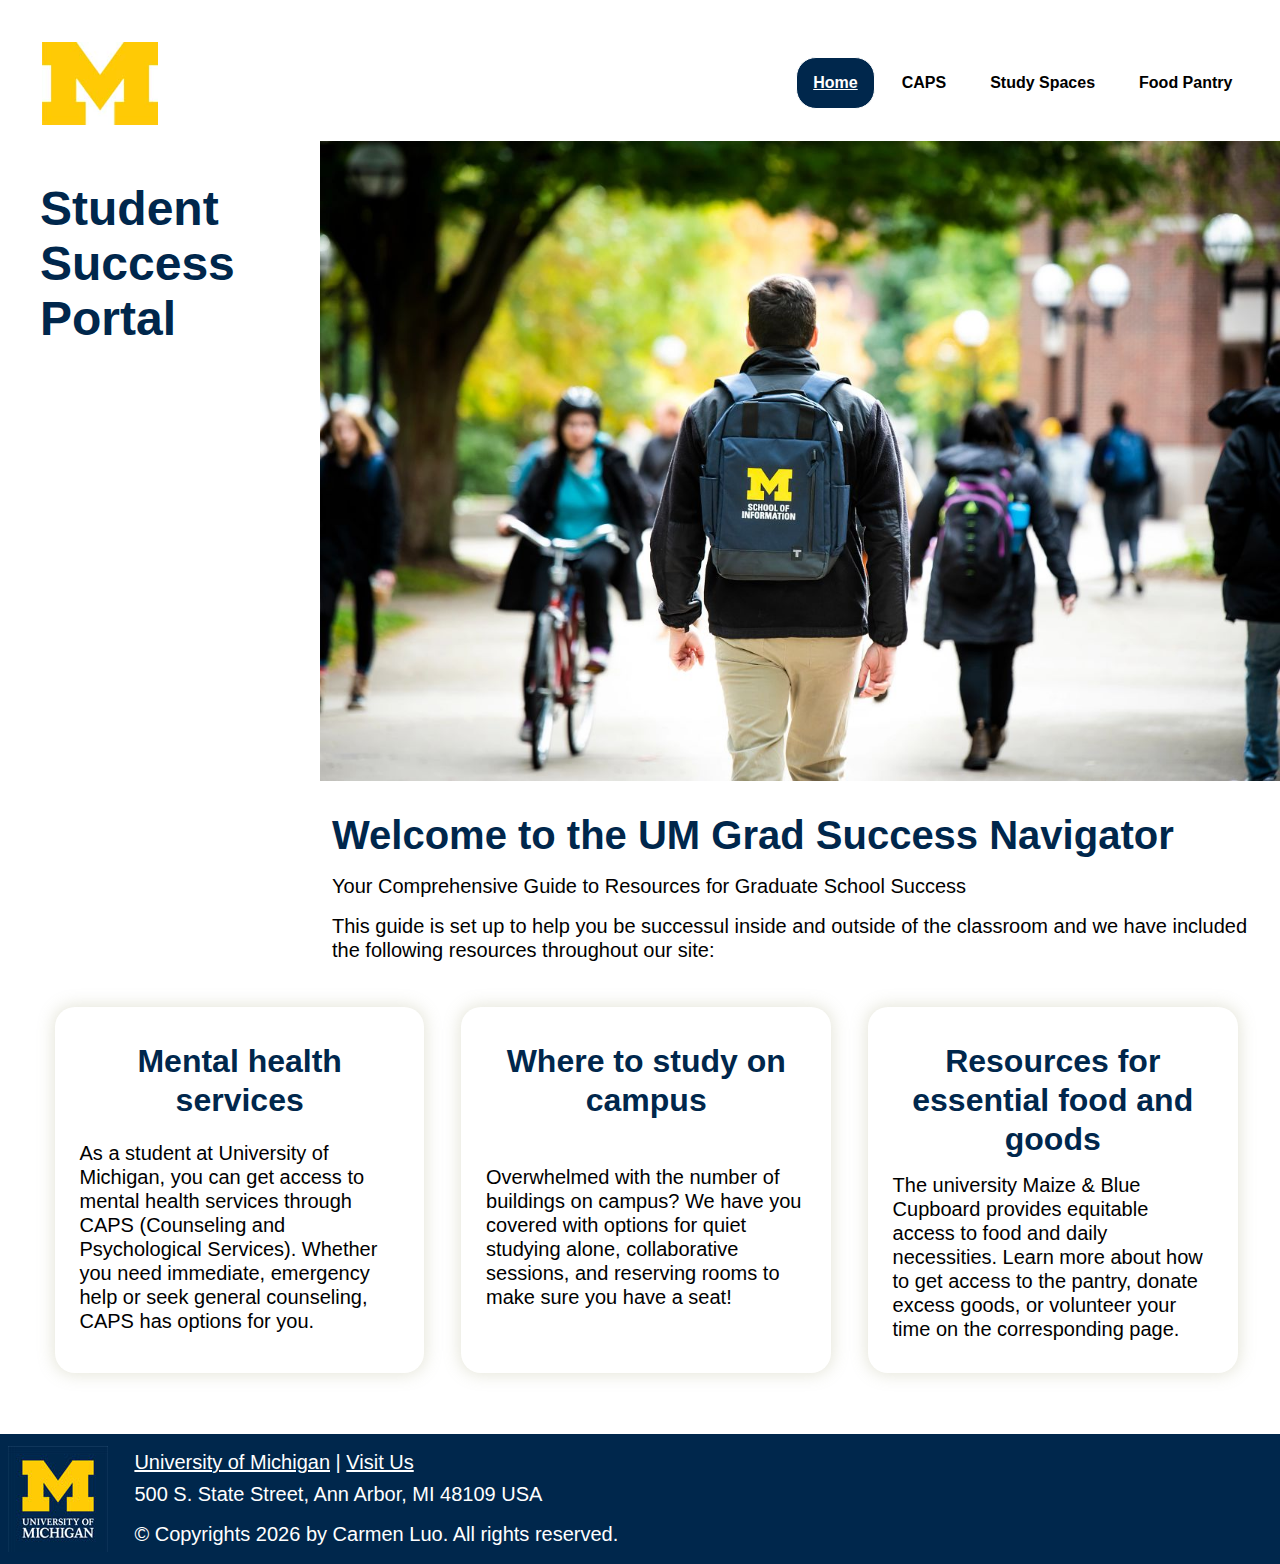
<file: index.html>
<!DOCTYPE html>
<html lang="en">
<head>
    <meta charset="UTF-8">
    <meta name="viewport" content="width=device-width, initial-scale=1.0">
    <link rel="stylesheet" href="css/reset.css">
    <link rel="stylesheet" href="css/style.css">
    <title>Student Success Portal</title>
</head>
<body id="index-bg">
    <a id="skip" href = "#main">Skip to Main Content</a>
    <header>
        <nav>
            <a href="index.html"><img class="nav-logo" src="images/Block_M-Hex.jpg" alt="University of Michigan 'M' Logo"></a>
            <ul>
                <li class="active" onclick="navIndex()"><a href = "index.html">Home</a></li>
                <li onclick="goWellness()"><a href="caps.html">CAPS</a></li>
                <li onclick="goStudy()"><a href="study_spaces.html">Study Spaces</a></li>
                <li onclick="goFood()"><a href="food_pantry.html">Food Pantry</a></li>
            </ul>
        </nav>
        <section class="header">
        <h1 class="index-title">Student Success Portal</h1>
            <img src="images/UMSI_CampusFall_UMSIBackpack_02.jpg" alt="photo of the back of a student wearing a UMSI backpacking walking on campus">
        </section>

    </header>
    <main id="main">
        <section class="welcome">
            <h2>Welcome to the UM Grad Success Navigator</h2>
            <p>Your Comprehensive Guide to Resources for Graduate School Success</p>
            <p>This guide is set up to help you be successul inside and outside of the classroom and we have included the following resources throughout our site:</p>
            <ol>
                <li id="wellness-button" onclick=wellnessHighlight()><a href="#wellness">Mental health services</a></li>
                <li id="study-button" onclick=studyHighlight()><a href="#study">Where to study on campus</a></li>
                <li id="food-button" onclick=foodHighlight()><a href="#food">Resources for essential food and goods</a></li>
            </ol>
        </section>

            <section class="index-section" id="wellness" onclick=goWellness()>
                <h2><a id="wellness-active" href="caps.html">Mental health services</a></h2>
                <p>As a student at University of Michigan, you can get access to mental health services through CAPS (Counseling and Psychological Services). Whether you need immediate, emergency help or seek general counseling, CAPS has options for you.</p>
            </section>

            <section class="index-section" id="study" onclick=goStudy()>
                <h2><a href="study_spaces.html">Where to study on campus</a></h2>
                <p>Overwhelmed with the number of buildings on campus? We have you covered with options for quiet studying alone, collaborative sessions, and reserving rooms to make sure you have a seat!</p>
            </section>

            <section class="index-section" id="food" onclick=goFood()>
                <h2><a href="food_pantry.html">Resources for essential food and goods</a></h2>
                <p>The university Maize & Blue Cupboard provides equitable access to food and daily necessities. Learn more about how to get access to the pantry, donate excess goods, or volunteer your time on the corresponding page.</p>
            </section>

    </main>
    <footer>
        <img src="images/U-M_Logo-Hex.jpg" alt="University of Michigan primary logo">
        <div>
            <p><a href="https://umich.edu/">University of Michigan</a> | <a href="https://www.google.com/maps/place/University+of+Michigan/@42.2771449,-83.7430726,17z/data=!3m1!4b1!4m6!3m5!1s0x883cae38e7de1701:0x5ba14e5178e997e3!8m2!3d42.277145!4d-83.7382071!16s%2Fg%2F1hjh47gfn?entry=ttu&g_ep=EgoyMDI0MTAwOS4wIKXMDSoASAFQAw%3D%3D">Visit Us</a></p>
            <p class="footer-p">500 S. State Street, Ann Arbor, MI 48109 USA</p>
            <p>© Copyrights <span id="year"></span> by Carmen Luo. All rights reserved.</p>
        </div>
    </footer>
<script src="js/script.js"></script>
</body>
</html>
</file>
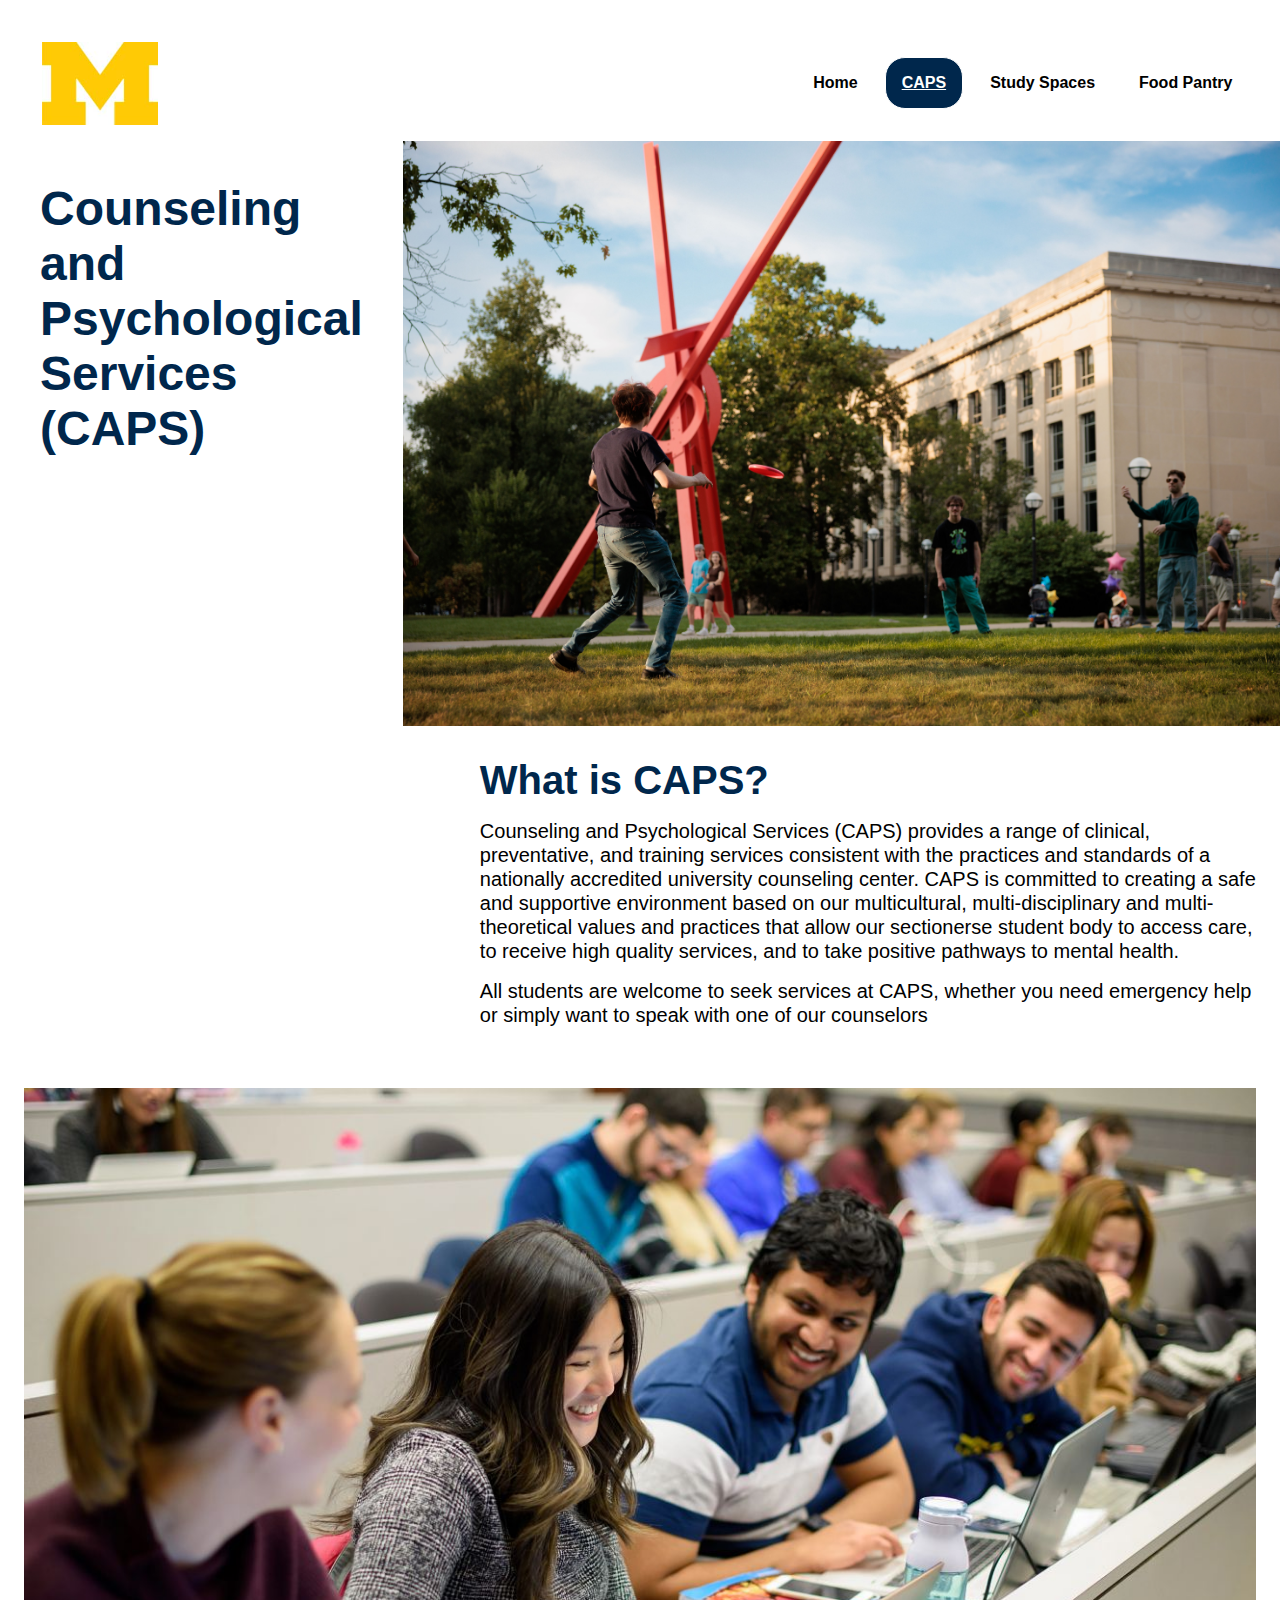
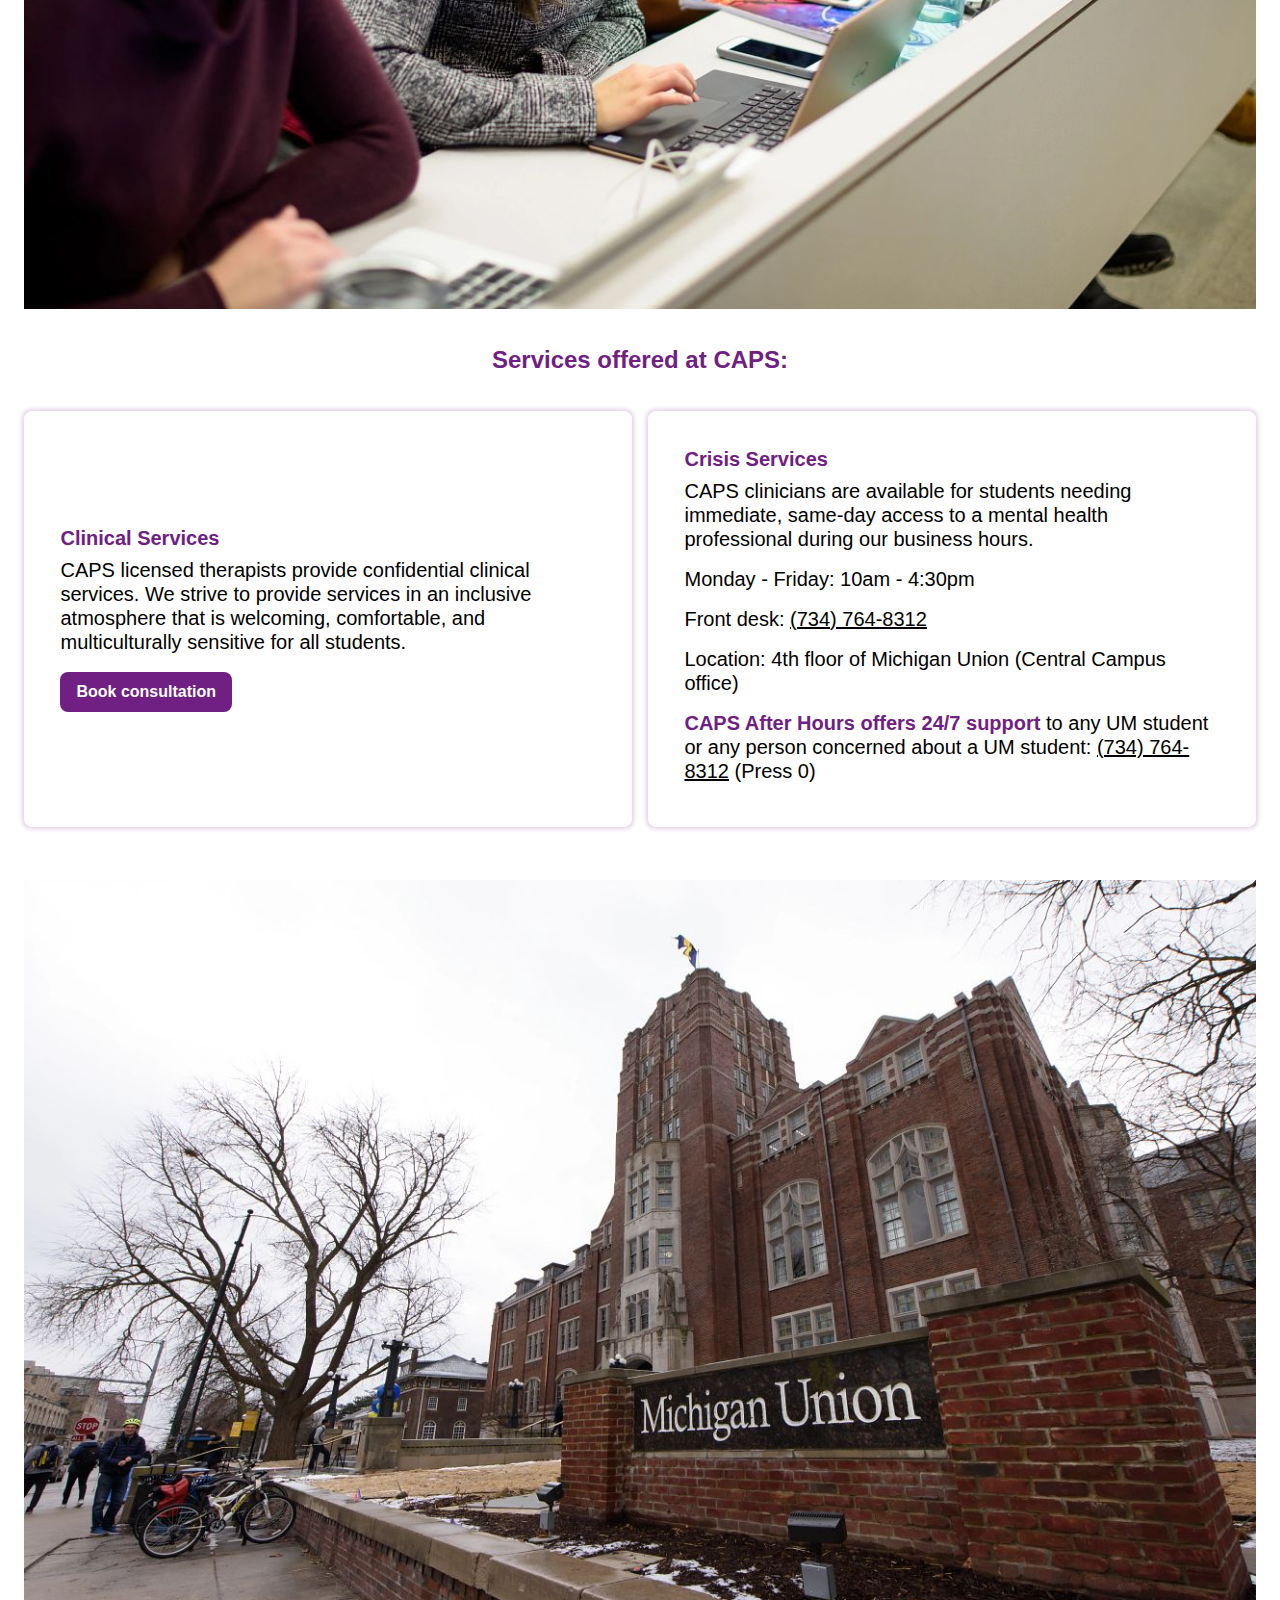
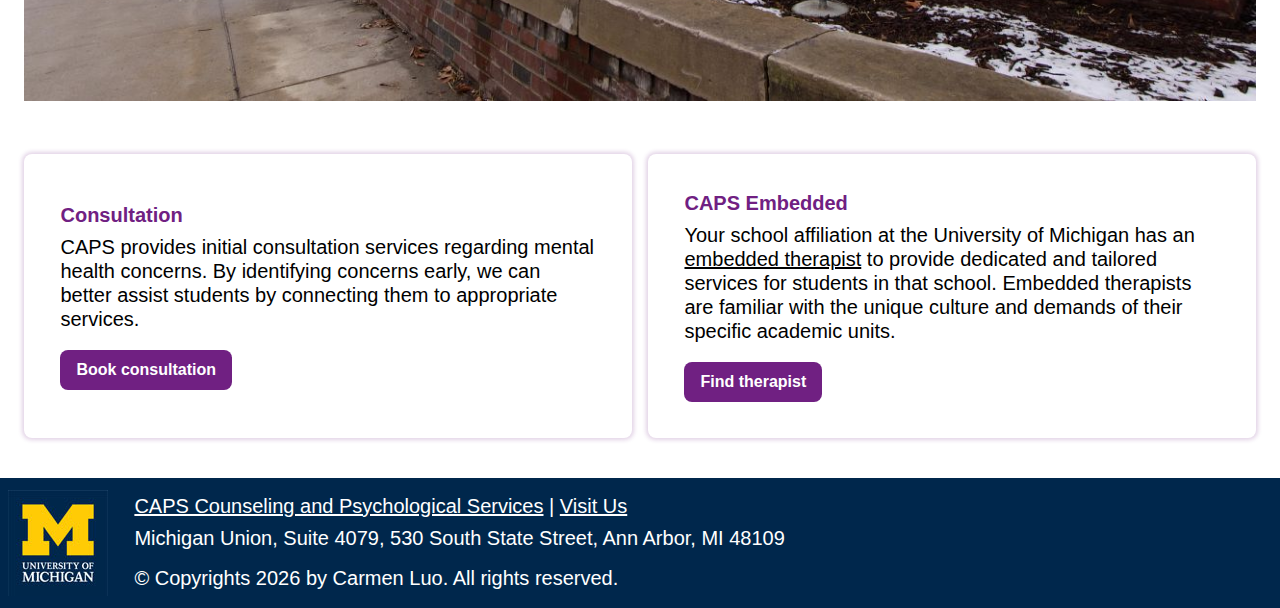
<file: caps.html>
<!DOCTYPE html>
<html lang="en">
<head>
    <meta charset="UTF-8">
    <meta name="viewport" content="width=device-width, initial-scale=1.0">
    <link rel="stylesheet" href="css/reset.css">
    <link rel="stylesheet" href="css/style.css">
    <title>Counseling and Psychological Services (CAPS)</title>
</head>
<body id="caps-bg">
    <a id="skip" href = "#caps-main">Skip to Main Content</a>
    <header>
        <nav>
            <a href="index.html"><img class="nav-logo" src="images/Block_M-Hex.jpg" alt="University of Michigan 'M' Logo"></a>
            <ul>
                <li onclick="navIndex()"><a href = "index.html">Home</a></li>
                <li class="active" onclick="goWellness()"><a href="caps.html">CAPS</a></li>
                <li onclick="goStudy()"><a href="study_spaces.html">Study Spaces</a></li>
                <li onclick="goFood()"><a href="food_pantry.html">Food Pantry</a></li>
            </ul>
        </nav>
        <section class="header">
            <h1>Counseling and Psychological Services (CAPS)</h1>
            <img id="caps-header-img" src="images/caps-home.jpg" alt="Students play frisbee outside of the UMMA">
        </section>

    </header>

    <main id="caps-main">
        <section class="caps-intro">
            <h2>What is CAPS?</h2>
            <p>Counseling and Psychological Services (CAPS) provides a range of clinical, preventative, and training services consistent with the practices and standards of a nationally accredited university counseling center. CAPS is committed to creating a safe and supportive environment based on our multicultural, multi-disciplinary and multi-theoretical values and practices that allow our sectionerse student body to access care, to receive high quality services, and to take positive pathways to mental health. </p>
            <p>All students are welcome to seek services at CAPS, whether you need emergency help or simply want to speak with one of our counselors</p>
        </section>

        <section class="services-wrap">
            <img src="images/UMSI_SI662_MHI_CLASSROOM_02.jpg" alt="photo of MHI students in a classroom smiling">
            <h3 class="caps-h3 caps-bold">Services offered at CAPS:</h3>
            <ul class="services-grid">
                <li class="services-col-1">
                    <!-- text selectively taken from CAPS website, shortened to be concise and easy to read -->
                    <h4><span class="caps-bold">Clinical Services</span></h4>
                    <p>CAPS licensed therapists provide confidential clinical services. We strive to provide services in an inclusive atmosphere that is welcoming, comfortable, and multiculturally sensitive for all students.</p>
                    <a class="button" href="https://umichcaps.titaniumhwc.com/Hwc/" aria-label=”Book”>Book consultation</a>
                </li>
                <li class="services-col-2">
                    <h4><span class="caps-bold">Crisis Services</span></h4>
                    <p>CAPS clinicians are available for students needing immediate, same-day access to a mental health professional during our business hours.</p>
                    <!-- block for information on crisis services during business hours, possibly indent -->
                    <div>
                        <p>Monday - Friday: 10am - 4:30pm</p>
                        <p>Front desk: <a href="tel:+17347648312">(734) 764-8312</a></p>
                        <p>Location: 4th floor of Michigan Union (Central Campus office)</p>
                    </div>
                    <p><span class="caps-bold">CAPS After Hours offers 24/7 support</span> to any UM student or any person concerned about a UM student: <a href="tel:+17347648312">(734) 764-8312</a> (Press 0)</p>
                </li>
                <li id="services-img"><img src="images/UMSI_MichiganUnion_Reopening_18.jpg" alt="photo of the Michigan Union"></li>
                <li class="services-col-1">
                    <h4><span class="caps-bold">Consultation</span></h4>
                    <p>CAPS provides initial consultation services regarding mental health concerns. By identifying concerns early, we can better assist students by connecting them to appropriate services.</p>
                    <a class="button" href="https://umichcaps.titaniumhwc.com/Hwc/">Book consultation</a>
                </li>
                <li class="services-col-2">
                    <h4><span class="caps-bold">CAPS Embedded</span></h4>
                    <p>Your school affiliation at the University of Michigan has an <a href="https://caps.umich.edu/article/caps-embedded-staff">embedded therapist</a> to provide dedicated and tailored services for students in that school. Embedded therapists are familiar with the unique culture and demands of their specific academic units.</p>
                    <!-- a way to do this could be a drop down menu for selecting a school and then having the contact info show up instead of linking to another page-->
                    <a class="button" href="https://caps.umich.edu/article/caps-embedded-staff">Find therapist</a>
                </li>
                <!-- <li>
                    <h3>Care Management</h3>
                    <p>placeholder</p>
                </li>
                <li>
                    <h3>Outreach and Community Engagement</h3>
                    <p>placeholder</p>
                </li> -->
            </ul>

        </section>
    </main>

    <footer>
        <img src="images/U-M_Logo-Hex.jpg" alt="University of Michigan primary logo">
        <div>
            <p><a href="https://caps.umich.edu/article/scope-servicess">CAPS Counseling and Psychological Services</a> | <a href="https://maps.app.goo.gl/KNe2QcmLnixAHpb57">Visit Us</a></p>
            <p class="footer-p">
                Michigan Union, Suite 4079,
                530 South State Street,
                Ann Arbor, MI 48109</p>
            <p>© Copyrights <span id="year"></span> by Carmen Luo. All rights reserved.</p>
        </div>
    </footer>
    <script src="js/script.js"></script>
</body>

</html>
</file>
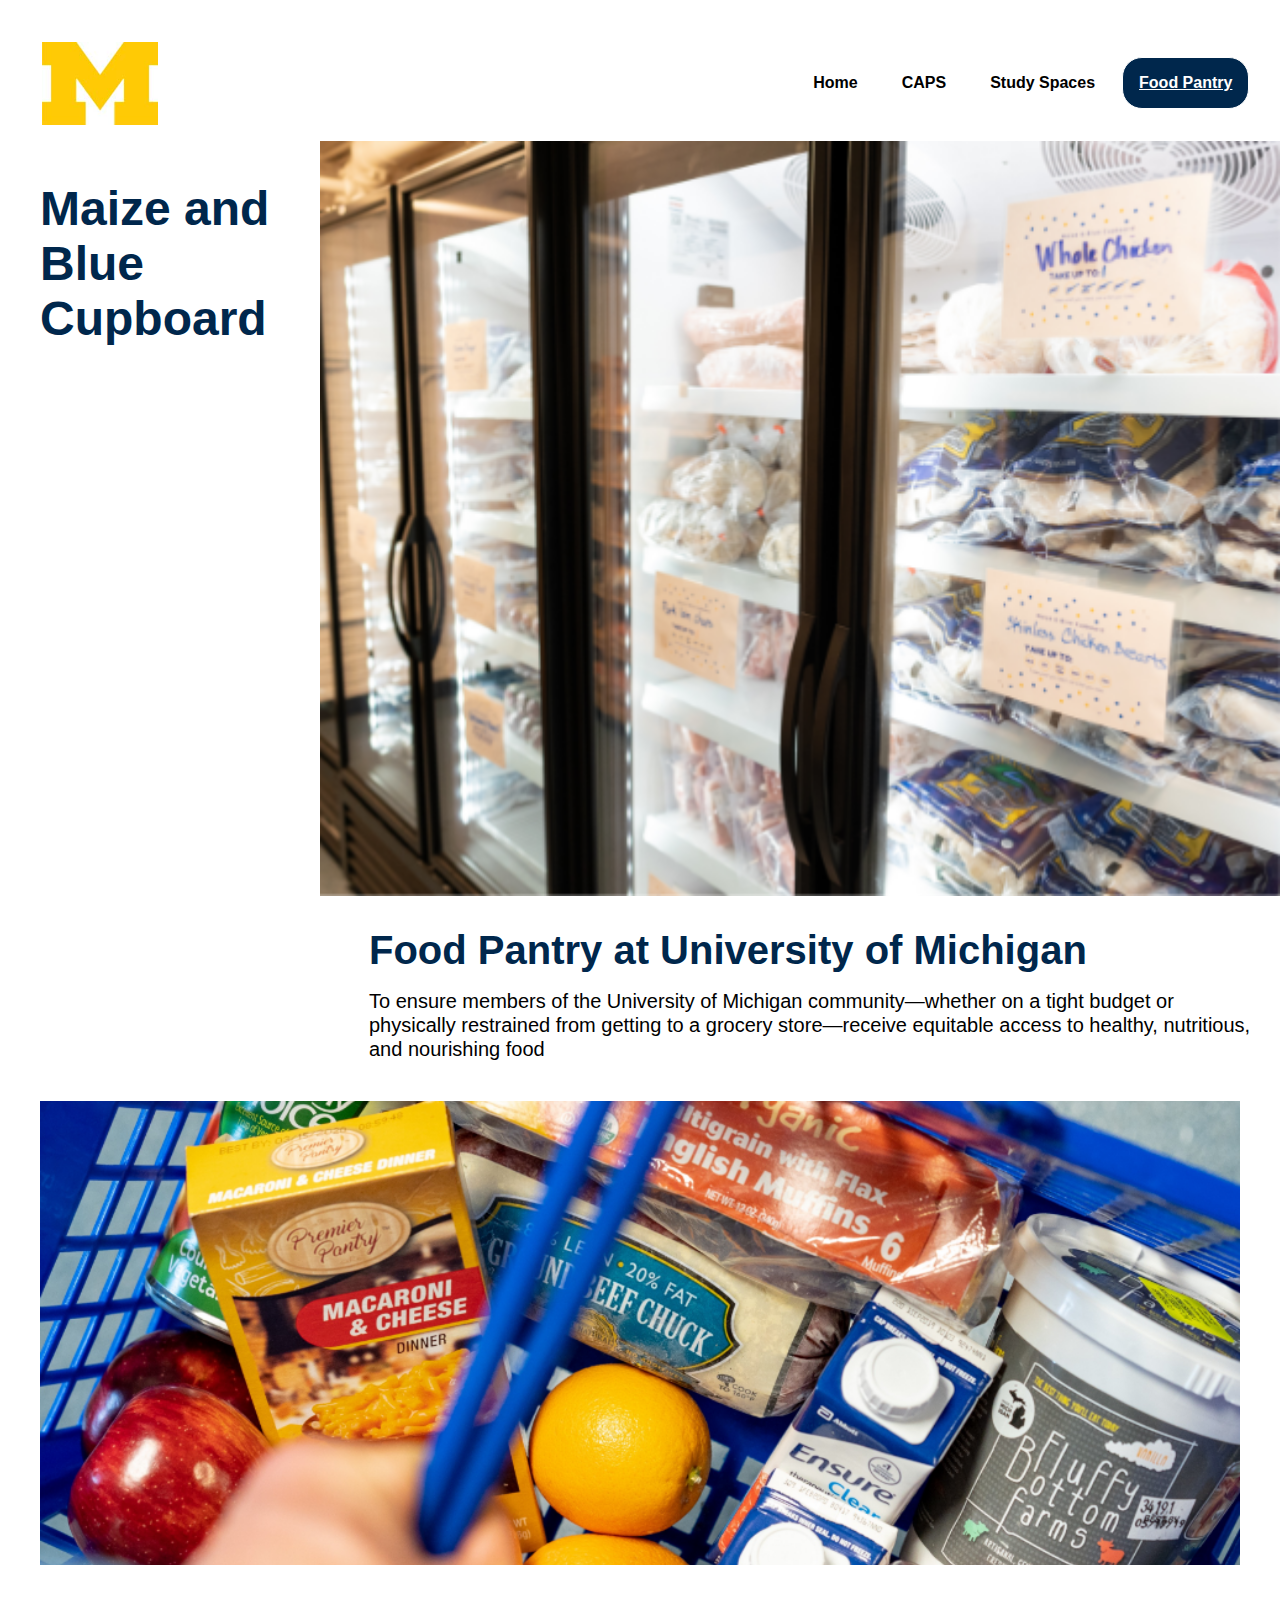
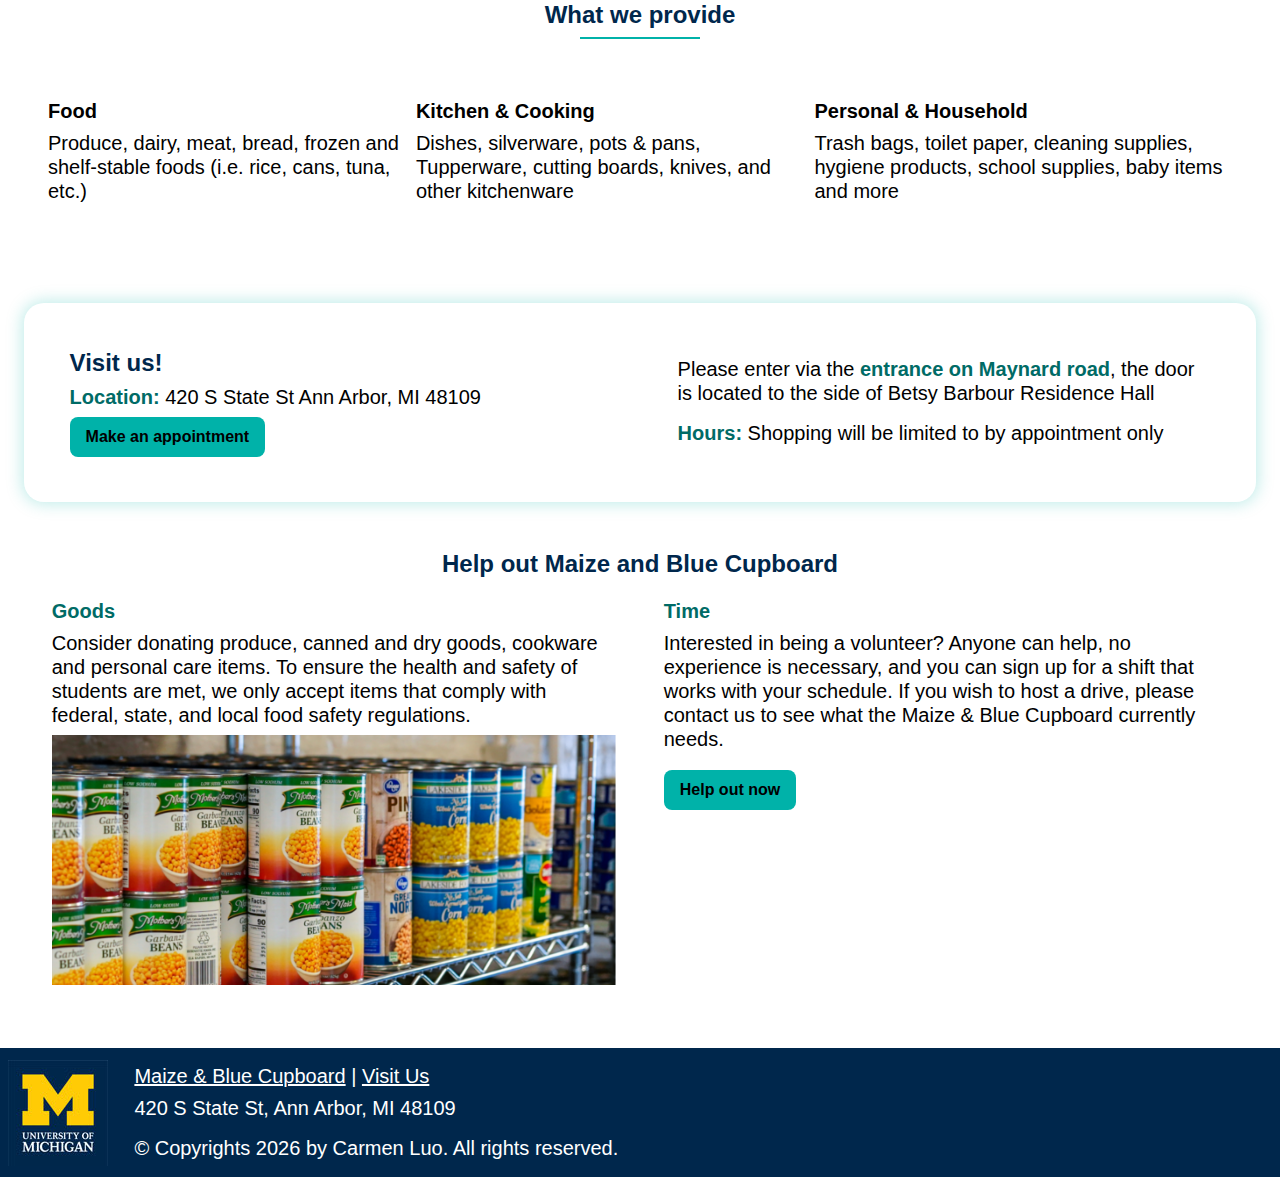
<file: food_pantry.html>
<!DOCTYPE html>
<html lang="en">

<head>
    <meta charset="UTF-8">
    <meta name="viewport" content="width=device-width, initial-scale=1.0">
    <link rel="stylesheet" href="css/reset.css">
    <link rel="stylesheet" href="css/style.css">
    <title>Maize and Blue Cupboard</title>
</head>

<body id="food-pantry-bg">
    <a id="skip" href="#food-main">Skip to Main Content</a>
    <header>
        <nav>
            <a href="index.html"><img class="nav-logo" src="images/Block_M-Hex.jpg"
                    alt="University of Michigan 'M' Logo"></a>
            <ul>
                <li onclick="navIndex()"><a href = "index.html">Home</a></li>
                <li onclick="goWellness()"><a href="caps.html">CAPS</a></li>
                <li onclick="goStudy()"><a href="study_spaces.html">Study Spaces</a></li>
                <li class="active" onclick="goFood()"><a href="food_pantry.html">Food Pantry</a></li>
            </ul>
        </nav>
        <section class="header">
            <h1>Maize and Blue Cupboard</h1>
            <img id="food-header-img" src="images/food-pantry-home.png" alt="fridge inside of Maize and Blue Cupboard">
        </section>
    </header>

    <main id="food-main">
        <section>
            <h2>Food Pantry at University of Michigan</h2>
            <p>To ensure members of the University of Michigan community—whether on a tight budget or physically
                restrained from getting to a grocery store—receive equitable access to healthy, nutritious, and
                nourishing food </p>
        </section>

        <section class="food-content">
            <h3 class="pantry-h3">What we provide</h3>
            <hr>
            <img id="maize-basket" src="images/maize_and_blue_basket.png" alt="top-down photo of a basket of food">
            <div class="provide-grid">
                <div class="food-col-1">
                    <h4>Food</h4>
                    <p>Produce, dairy, meat, bread, frozen and shelf-stable foods (i.e. rice, cans, tuna, etc.)</p>
                    <hr>
                </div>
                <div class="food-col-2">
                    <h4>Kitchen & Cooking</h4>
                    <p>Dishes, silverware, pots & pans, Tupperware, cutting boards, knives, and other kitchenware</p>
                    <hr>
                </div>
                <div class="food-col-3">
                    <h4>Personal & Household</h4>
                    <p>Trash bags, toilet paper, cleaning supplies, hygiene products, school supplies, baby items and more</p>
                </div>
            </div>
        </section>

        <section class="visit-grid">
            <div class="visit-col-1">
                <h3>Visit us!</h3>
                <p><span class="pantry-bold">Location:</span> 420 S State St Ann Arbor, MI 48109</p>
                <a class="button" href="https://calendly.com/mbcappointments/mbc-shopping-appointments?month=2024-09&date=2024-09-09">Make
                an appointment</a>
            </div>
            <div class="visit-col-2">
                <p>Please enter via the <span class="pantry-bold">entrance on Maynard road</span>, the door is located to the side of Betsy Barbour Residence
                    Hall</p>
                <p><span class="pantry-bold">Hours:</span> Shopping will be limited to by appointment only</p>
            </div>
        </section>
        <section class="donating-grid">
            <h3 class="pantry-h3">Help out Maize and Blue Cupboard</h3>
            <div class="donating-col-1">
                <h4><span class="pantry-bold">Goods</span></h4>
                <p>Consider donating produce, canned and dry goods, cookware and personal care items. To ensure the health
                    and safety of students are met, we only accept items that comply with federal, state, and local food
                    safety regulations.</p>
                <img id="maize-shelf" src="images/maize_and_blue_shelf.png" alt="photo of a dry goods shelf at the food pantry">
            </div>
            <div class="donating-col-2">
                <h4><span class="pantry-bold">Time</span></h4>
                <p>Interested in being a volunteer? Anyone can help, no experience is necessary, and you can sign up for a
                    shift that works with your schedule. If you wish to host a drive, please contact us to see what the
                    Maize & Blue Cupboard currently needs.</p>
                <!-- button for volunteering -->
                <a class="button" href="https://sessions.studentlife.umich.edu/track/3152">Help out now</a>
            </div>
        </section>
    </main>


    <footer>
        <img src="images/U-M_Logo-Hex.jpg" alt="University of Michigan primary logo">
        <div>
            <p><a href="https://mbc.studentlife.umich.edu">Maize & Blue Cupboard</a> | <a href="https://maps.app.goo.gl/RFxcgc4oY9iDkLKs9">Visit Us</a></p>
            <p class="footer-p">420 S State St, Ann Arbor, MI 48109</p>
            <p>© Copyrights <span id="year"></span> by Carmen Luo. All rights reserved.</p>
        </div>
    </footer>
    <script src="js/script.js"></script>
</body>

</html>
</file>
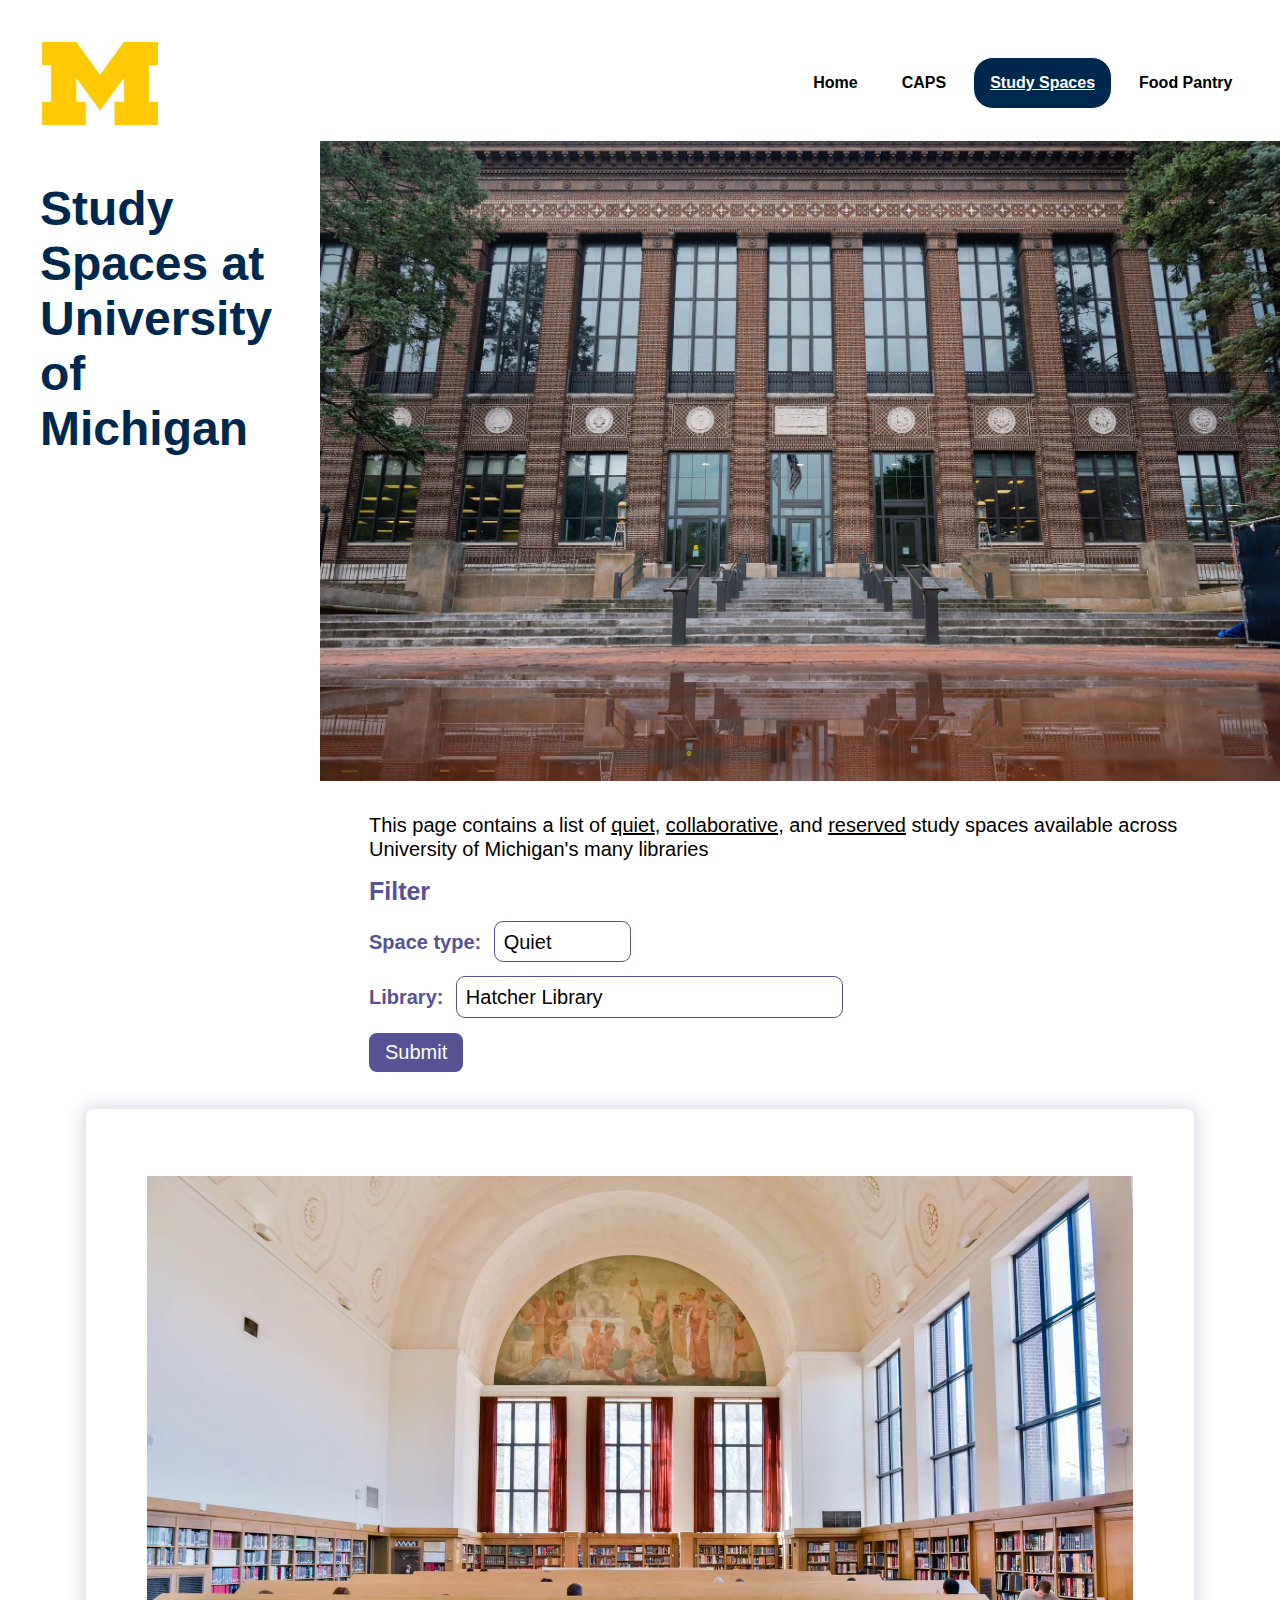
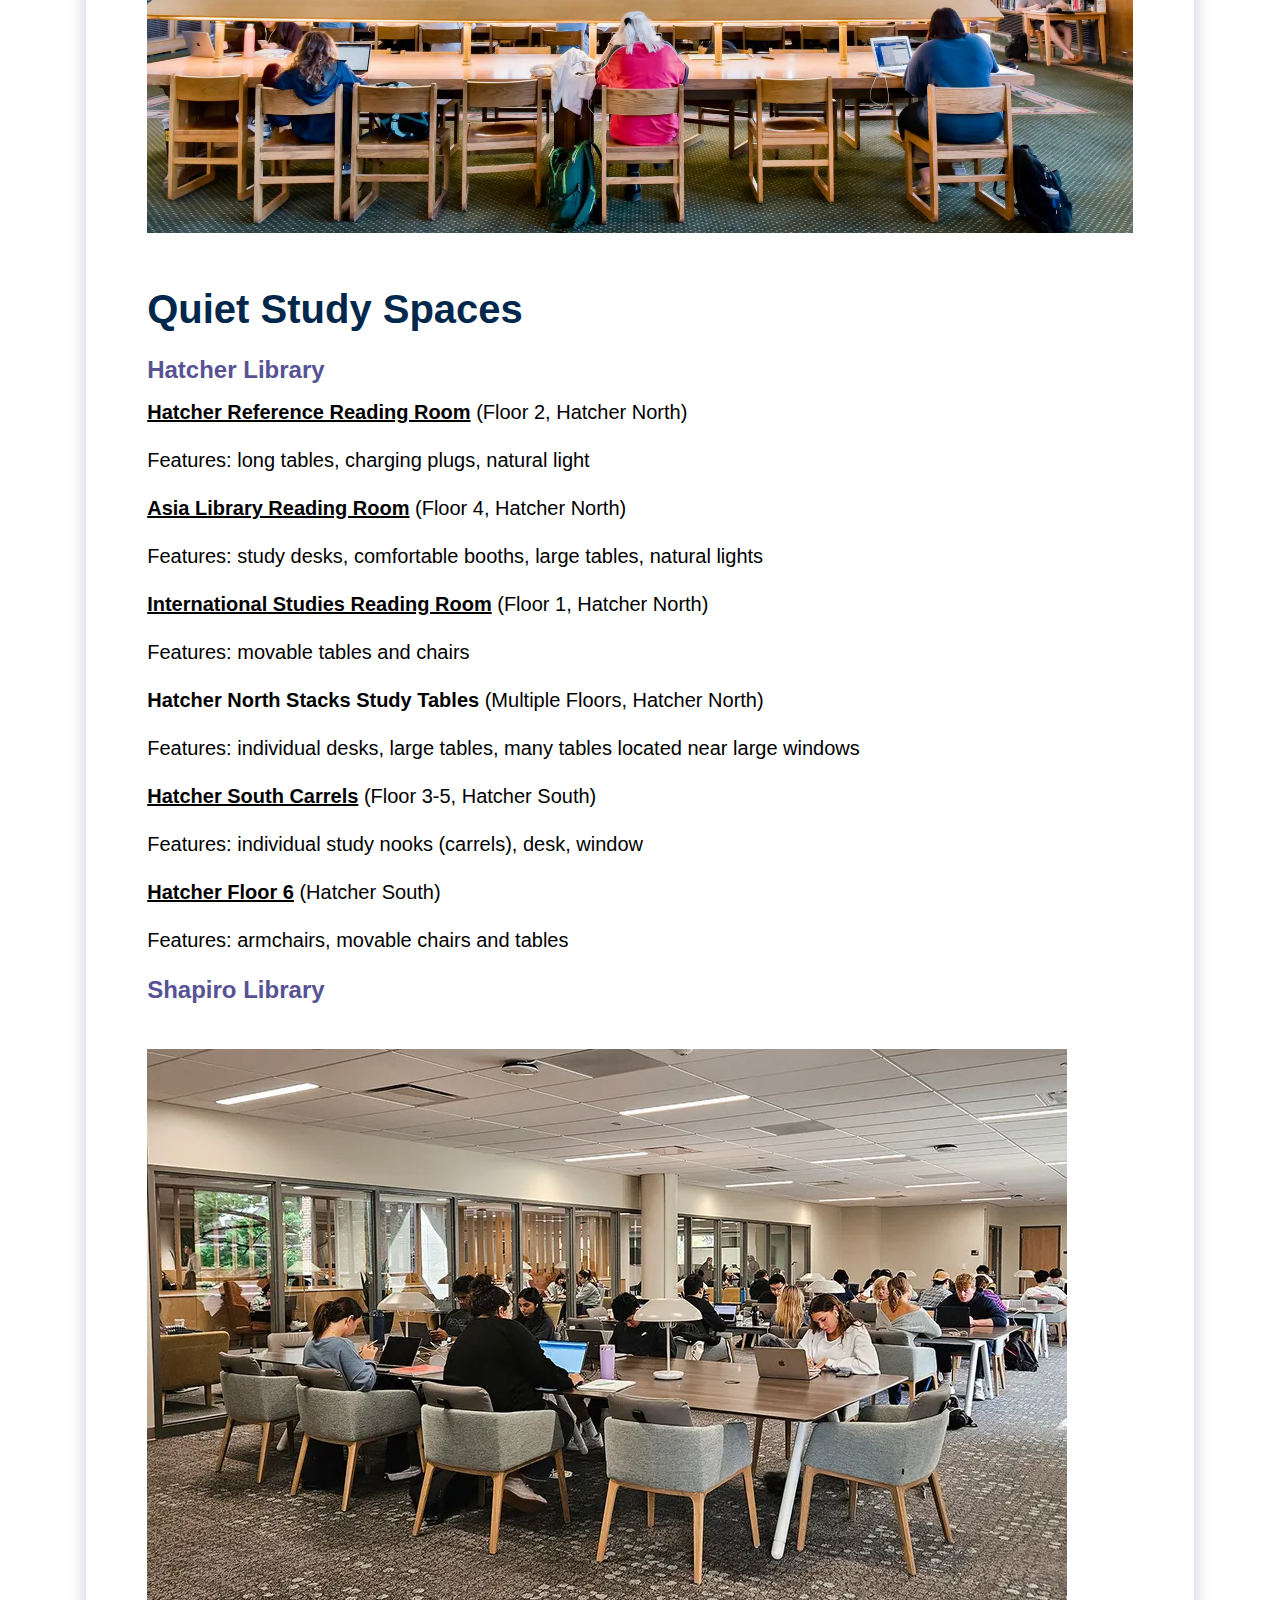
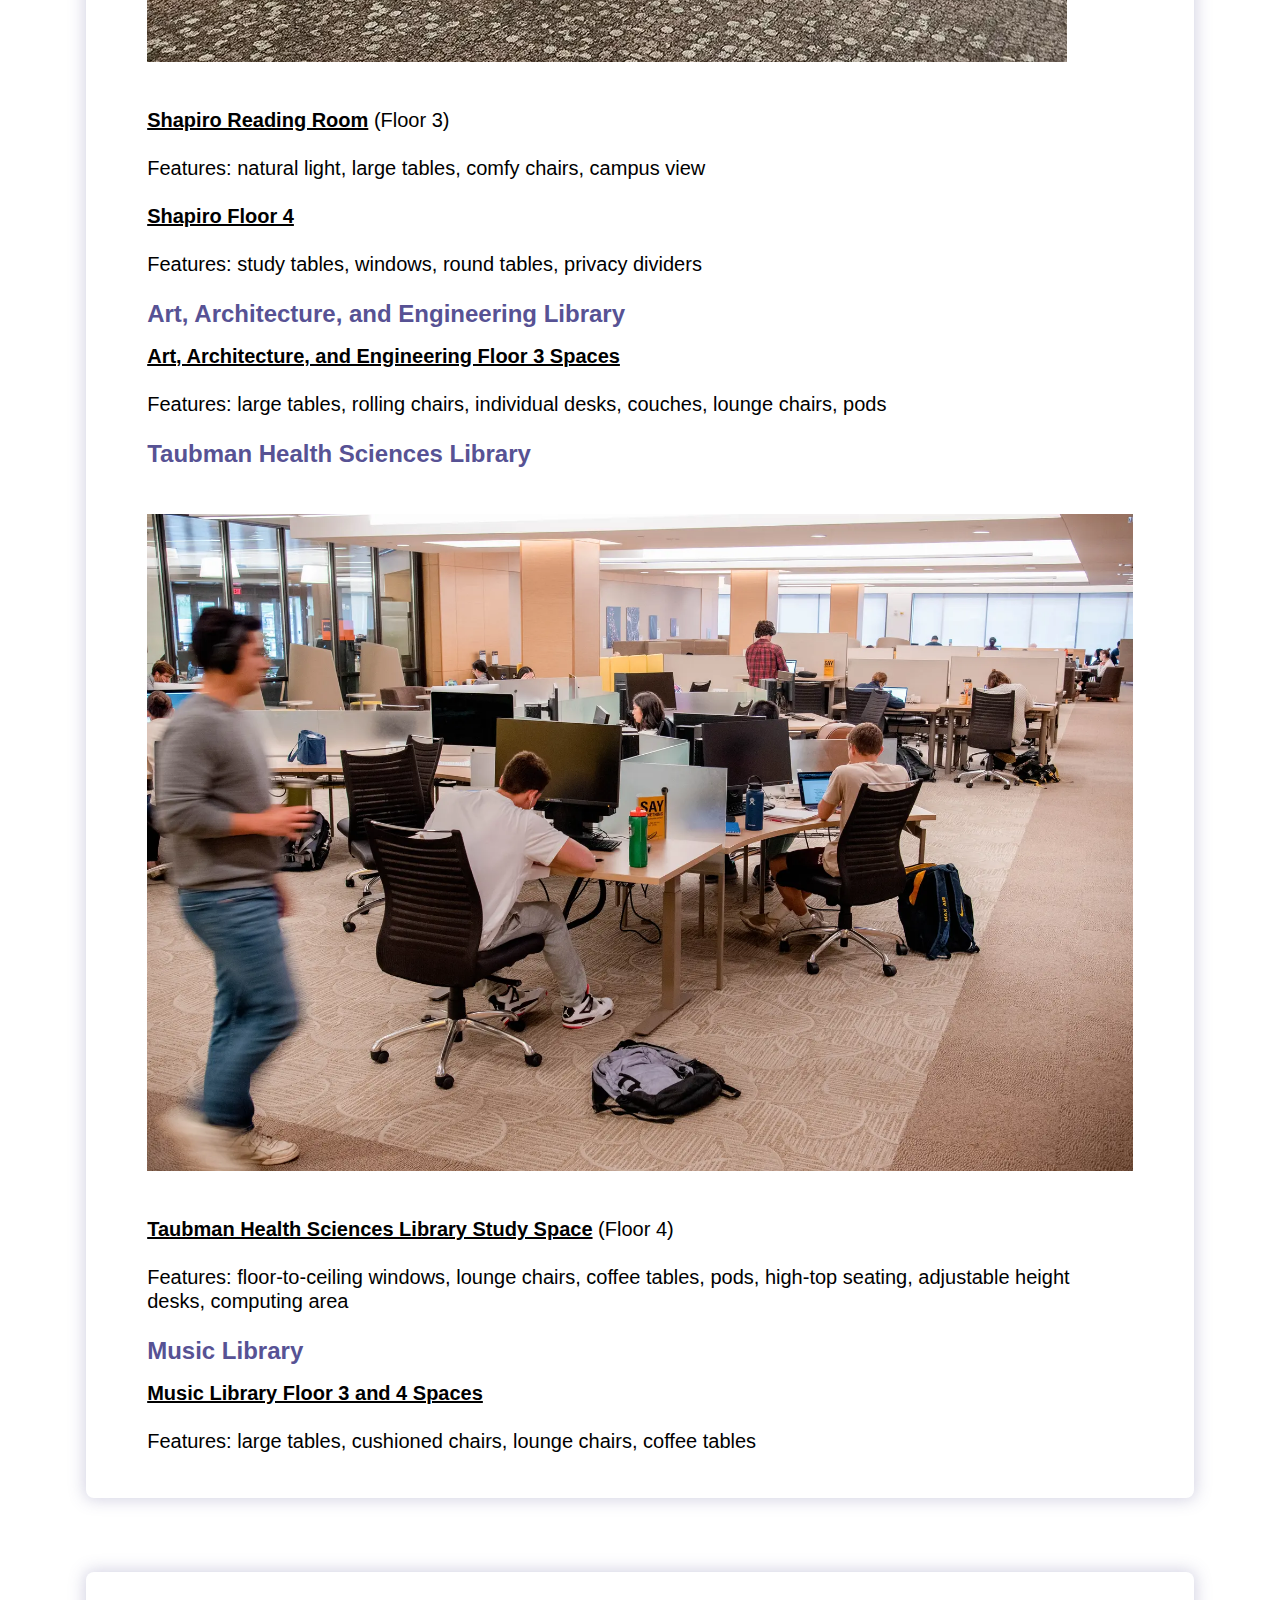
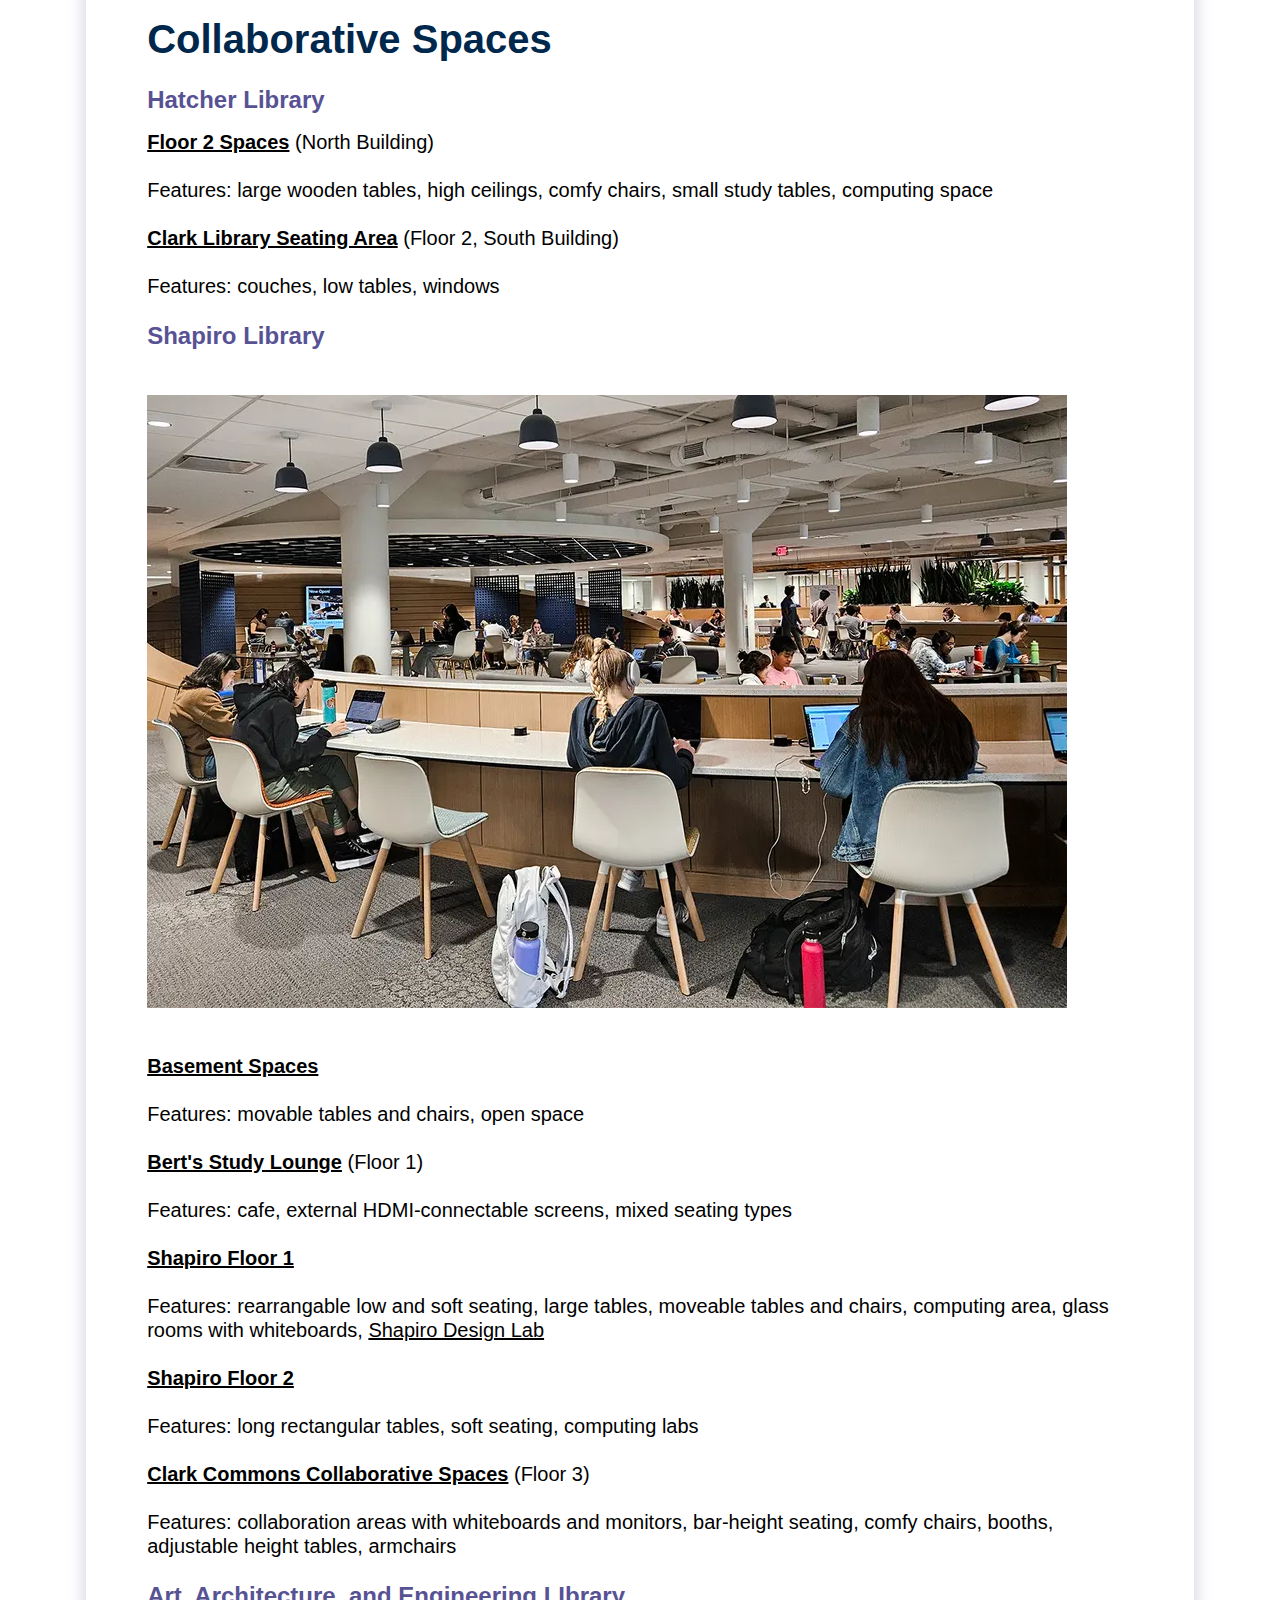
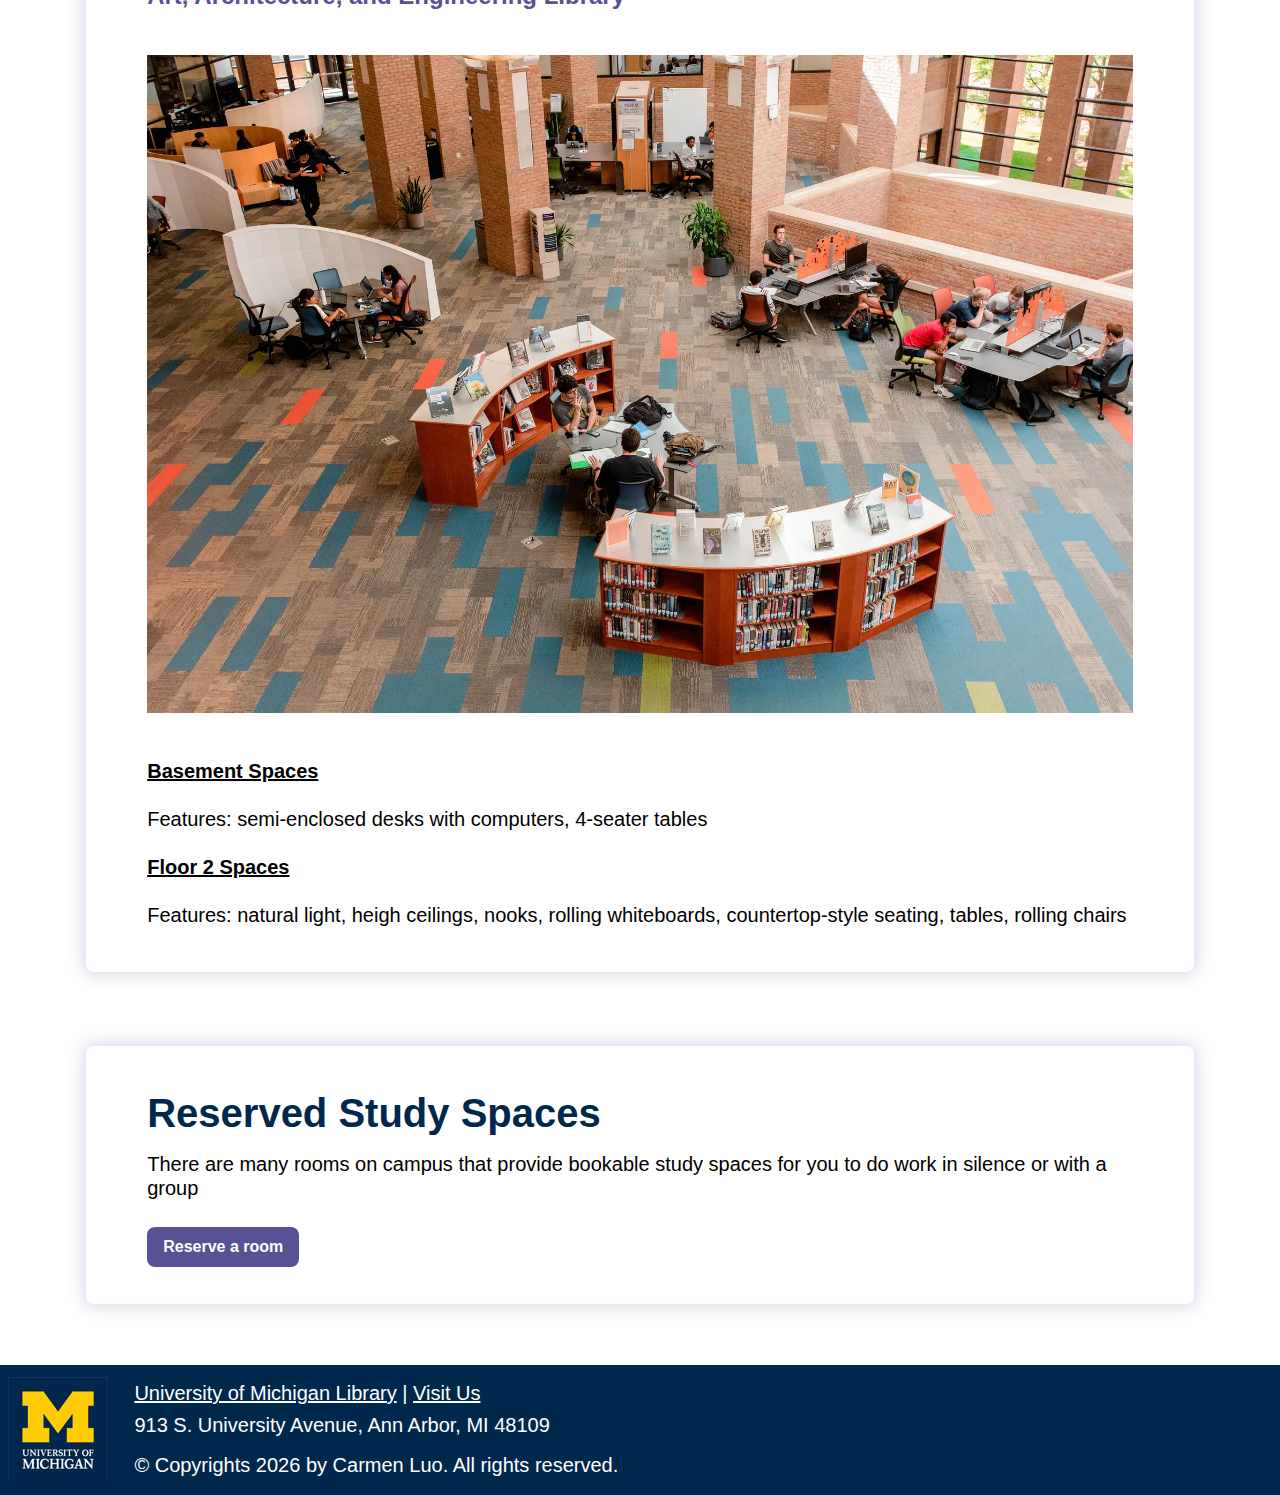
<file: study_spaces.html>
<!DOCTYPE html>
<html lang="en">

<head>
    <meta charset="UTF-8">
    <meta name="viewport" content="width=device-width, initial-scale=1.0">
    <link rel="stylesheet" href="css/reset.css">
    <link rel="stylesheet" href="css/style.css">
    <title>Study Spaces at University of Michigan</title>
</head>

<body id="study-spaces-bg">
    <a id="skip" href="#study-main">Skip to Main Content</a>
    <header>
        <nav>
            <a href="index.html"><img class="nav-logo" src="images/Block_M-Hex.jpg"
                    alt="University of Michigan 'M' Logo"></a>
            <ul>
                <li onclick="navIndex()"><a href = "index.html">Home</a></li>
                <li onclick="goWellness()"><a href="caps.html">CAPS</a></li>
                <li class="active" onclick="goStudy()"><a href="study_spaces.html">Study Spaces</a></li>
                <li onclick="goFood()"><a href="food_pantry.html">Food Pantry</a></li>
            </ul>
        </nav>
        <section class="header">
                <h1>Study Spaces at University of Michigan</h1>
                <img id="study-header-img" src="images/libraryFront.jpg" alt="Frontal shot of Shapiro Library">
        </section>
    </header>

    <main id="study-main">
        <section>
            <p>This page contains a list of <a href="#quiet_spaces">quiet</a>, <a
                    href="#collab_spaces">collaborative</a>, and <a href="#reserved_spaces">reserved</a> study spaces
                available across University of Michigan's many libraries</p>
                <!-- code for drop down taken from https://www.freecodecamp.org/news/html-select-tag-how-to-make-a-dropdown-menu-or-combo-list/ and edited to match the contents and filtering function for the study spaces page -->
                <form id="study-filter" action="#">
                        <!-- this # action is included to prevent 404 errors when submitting form -->
                        <h2>Filter</h2>
                        <label for="space-type">Space type: </label>
                        <select name="space-type" id="space-type">
                          <option value="quiet">Quiet</option>
                          <option value="collaborative">Collaborative</option>
                          <option value="reserve">Reserve</option>
                        </select>
                        <span></span>
                        <label for="library">Library: </label>
                        <select name="library" id="library">
                                <option value="hatcher">Hatcher Library</option>
                                <option value="shapiro">Shapiro Library</option>
                                <option value="art">Art, Architecture, and Engineering Library</option>
                                <option value="health">Taubman Health Sciences Library</option>
                                <option value="music">Music Library</option>
                        </select>
                        <span></span>
                        <input class="submit" id="submit-btn" type="submit" value="Submit" />
                  </form>
        </section>
        <!-- quiet study -->
        <section class="quiet-spaces" id="quiet_spaces">
            <img class="hatcher" src="images/hatcher-refroom2-apr2019.webp"
                alt="Photo of students studying in the Hatcher Reference Reading Room">

            <h2>Quiet Study Spaces</h2>

            <h3 class="hatcher">Hatcher Library</h3>

            <h4 class="hatcher"><a href="https://www.lib.umich.edu/visit-and-study/floor-plans/hatcher-library-north-floors/floor-2">Hatcher
                    Reference Reading Room</a> <span>(Floor 2, Hatcher North)</span></h4>
            <p class="hatcher">Features: long tables, charging plugs, natural light</p>

            <h4 class="hatcher"><a href="https://www.lib.umich.edu/visit-and-study/floor-plans/hatcher-library-north-floors/floor-4">Asia
                    Library Reading Room</a> <span>(Floor 4, Hatcher North)</span></h4>
            <p class="hatcher">Features: study desks, comfortable booths, large tables, natural lights</p>

            <h4 class="hatcher"><a href="https://www.lib.umich.edu/visit-and-study/floor-plans/hatcher-library-north-floors/floor-1">International
                    Studies Reading Room</a> <span>(Floor 1, Hatcher North)</span></h4>
            <p class="hatcher">Features: movable tables and chairs</p>

            <h4 class="hatcher">Hatcher North Stacks Study Tables <span>(Multiple Floors, Hatcher North)</span></h4>
            <p class="hatcher">Features: individual desks, large tables, many tables located near large windows</p>

            <h4 class="hatcher"><a href="https://www.lib.umich.edu/visit-and-study/floor-plans/hatcher-library-south-floors/floor-5">Hatcher
                    South Carrels</a> <span>(Floor 3-5, Hatcher South)</span></h4>
            <p class="hatcher">Features: individual study nooks (carrels), desk, window</p>

            <h4 class="hatcher"><a href="https://www.lib.umich.edu/visit-and-study/floor-plans/hatcher-library-south-floors/floor-6">Hatcher
                    Floor 6</a> <span>(Hatcher South)</span></h4>
            <p class="hatcher">Features: armchairs, movable chairs and tables</p>

            <h3 class="shapiro">Shapiro Library</h3>
            <img class="shapiro" src="images/clark_commons_reading_room.webp"
                alt="Photo of focused studentson their laptops at the Shapiro Reading Room">

            <h4 class="shapiro"><a href="https://www.lib.umich.edu/visit-and-study/floor-plans/shapiro-library-floors/floor-3">Shapiro
                    Reading Room</a> <span>(Floor 3)</span></h4>
            <p class="shapiro">Features: natural light, large tables, comfy chairs, campus view</p>

            <h4 class="shapiro"><a href="https://www.lib.umich.edu/visit-and-study/floor-plans/shapiro-library-floors/floor-4">Shapiro
                    Floor 4</a></h4>
            <p class="shapiro">Features: study tables, windows, round tables, privacy dividers</p>

            <h3 class="art">Art, Architecture, and Engineering Library</h3>
            <h4 class="art"><a
                    href="https://www.lib.umich.edu/visit-and-study/floor-plans/art-architecture-and-engineering-library-floors/floor-3">Art,
                    Architecture, and Engineering Floor 3 Spaces</a></h4>
            <p class="art">Features: large tables, rolling chairs, individual desks, couches, lounge chairs, pods</p>

            <h3 class="health">Taubman Health Sciences Library</h3>
            <img class="health" src="images/Taubman-Study1-Sept2019.webp"
                alt="Photo of students at the computing area of Taubman Health Sciences LIbrary">

            <h4 class="health"><a href="https://www.lib.umich.edu/visit-and-study/floor-plans/taubman-health-sciences-library-layout">Taubman
                    Health Sciences Library Study Space</a> <span>(Floor 4)</span></h4>
            <p class="health">Features: floor-to-ceiling windows, lounge chairs, coffee tables, pods, high-top seating,
                adjustable height desks, computing area</p>


            <h3 class="music">Music Library</h3>
            <h4 class="music"><a href="https://www.lib.umich.edu/visit-and-study/floor-plans/music-library-floors/floor-3">Music
                    Library Floor 3 and 4 Spaces</a></h4>
            <p class="music">Features: large tables, cushioned chairs, lounge chairs, coffee tables</p>

        </section>


        <!-- collaborative spaces -->
        <section class="collab-spaces" id="collab_spaces">
            <h2>Collaborative Spaces</h2>

            <h3 class="hatcher">Hatcher Library</h3>
            <h4 class="hatcher"><a href="https://www.lib.umich.edu/visit-and-study/floor-plans/hatcher-library-north-floors/floor-2">Floor
                    2 Spaces</a> <span>(North Building)</span></h4>
            <p class="hatcher">Features: large wooden tables, high ceilings, comfy chairs, small study tables, computing space</p>

            <h4 class="hatcher"><a href="https://www.lib.umich.edu/visit-and-study/floor-plans/hatcher-library-south-floors/floor-2">Clark
                    Library Seating Area</a> <span>(Floor 2, South Building)</span></h4>
            <p class="hatcher">Features: couches, low tables, windows</p>


            <h3 class="shapiro">Shapiro Library</h3>
            <img class="shapiro" src="images/clark_commons_living_room.webp"
                alt="Photo of students studying on an arc-shaped long desk in the Clark Commons Collaborative Space">

            <h4 class="shapiro"><a href="https://www.lib.umich.edu/visit-and-study/floor-plans/shapiro-library-floors/basement">Basement
                    Spaces</a></h4>
            <p class="shapiro">Features: movable tables and chairs, open space</p>

            <h4 class="shapiro"><a href="https://www.lib.umich.edu/visit-and-study/floor-plans/shapiro-library-floors/floor-1">Bert's
                    Study Lounge</a> <span>(Floor 1)</span></h4>
            <p class="shapiro">Features: cafe, external HDMI-connectable screens, mixed seating types</p>

            <h4 class="shapiro"><a href="https://www.lib.umich.edu/visit-and-study/floor-plans/shapiro-library-floors/floor-1">Shapiro
                    Floor 1</a></h4>
            <p class="shapiro">Features: rearrangable low and soft seating, large tables, moveable tables and chairs, computing
                area, glass rooms with whiteboards, <a
                    href="https://www.lib.umich.edu/visit-and-study/creation-and-learning-spaces/shapiro-design-lab">Shapiro
                    Design Lab</a></p>

            <h4 class="shapiro"><a href="https://www.lib.umich.edu/visit-and-study/floor-plans/shapiro-library-floors/floor-2">Shapiro Floor 2</a></h4>
            <p class="shapiro">Features: long rectangular tables, soft seating, computing labs</p>

            <h4 class="shapiro"><a href="https://www.lib.umich.edu/visit-and-study/floor-plans/shapiro-library-floors/floor-3">Clark
                    Commons Collaborative Spaces</a> <span>(Floor 3)</span></h4>
            <p class="shapiro">Features: collaboration areas with whiteboards and monitors, bar-height seating, comfy chairs,
                booths, adjustable height tables, armchairs</p>

            <h3 class="art">Art, Architecture, and Engineering LIbrary</h3>
            <img class="art" src="images/AAEL-2ndFloorStudy10-Sept2019.webp"
                alt="Aerial view of students studying together on desks scattered throughout the second floor of the Art, Architecture, and Engineering Library">

            <h4 class="art"><a
                    href="https://www.lib.umich.edu/visit-and-study/floor-plans/art-architecture-and-engineering-library-floors/basement">Basement
                    Spaces</a></h4>
            <p class="art">Features: semi-enclosed desks with computers, 4-seater tables</p>

            <h4 class="art"><a
                    href="https://www.lib.umich.edu/visit-and-study/floor-plans/art-architecture-and-engineering-library-floors/floor-2">Floor
                    2 Spaces</a></h4>
            <p class="art">Features: natural light, heigh ceilings, nooks, rolling whiteboards, countertop-style seating,
                tables, rolling chairs</p>

        </section>



        <!-- reserved study spaces -->
        <section class="reserved-spaces" id="reserved_spaces">
            <h2>Reserved Study Spaces</h2>
            <p>There are many rooms on campus that provide bookable study spaces for you to do work in silence or with a
                group</p>
            <!-- maybe this could also be a drop down -->
            <a class="button" href="https://umich.libcal.com">Reserve a room</a>
        </section>




    </main>

    <footer>
        <img src="images/U-M_Logo-Hex.jpg" alt="University of Michigan primary logo">
        <div>
                <p><a href="https://www.lib.umich.edu">University of Michigan Library</a> | <a href="https://maps.app.goo.gl/tfPDaJV4QULmfqww7">Visit Us</a></p>
                <p class="footer-p">913 S. University Avenue, Ann Arbor, MI 48109</p>
                <p>© Copyrights <span id="year"></span> by Carmen Luo. All rights reserved.</p>
        </div>
    </footer>
<script src="js/script.js"></script>
<script src="js/form.js"></script>
</body>

</html>
</file>
<file: css/style.css>
body{
    /* background-color: #00274C; */
    color: #000000;
    font-family: Helvetica, sans-serif;
}

h1{
    font-size: 36px;
    font-family: Helvetica, sans-serif;
    text-align: center;
    font-weight: bolder;
    margin: 16px;
    padding: 0 16px;
    color: #00274C;
    padding: 0.5em;
}

h2{
    font-size: 30px;
    font-weight: 600;
    font-family: Helvetica, sans-serif;
    color: #00274C;
}

h3{
    font-size: 24px;
    font-family: Helvetica, sans-serif;
    color: #00274C;
    font-weight: 600;
}

h4{
    line-height: 24px;
    font-weight: 600;
}

p{
    line-height: 24px;
}

a{
    text-decoration: underline;
}

img {
    padding: 3% 0;
}

main{
    margin: 24px;
    display: grid;
}

nav{
    display: grid;
}

nav a{
    display: grid;
    text-decoration: none;
}

nav ul{
    display: grid;
    grid-template-columns: 1fr;
}

nav ul li{
    grid-column: 1 / -1;
    margin: 2px 5px;
    padding: 10px;
    color: #ffffff;
    font-size: 24px;
    font-weight: 550;
    border: #ffffff solid 1px;
    border-radius: 5px;
    background-color: #00274C;
}

.nav-logo{
    max-width: 20%;
    justify-self: center;
    margin: 1em;
}

nav li:active{
    text-decoration: underline #ffffff;
}

.active{
    background-color: #2F65A7;
    text-decoration: underline #ffffff;
}

:focus{
    outline: 3px solid;
}

#skip{
    position: absolute;
    top: -100px;
}

#skip:focus{
    position: absolute;
    top: 0px;
    border: #FFCB05 solid 3px;
    background-color: #ffffff;
}

footer{
    background-color: #00274C;
    color: #ffffff;
    display: grid;
    grid-template-columns: 25% auto;
    padding: 8px;
}

footer img{
    max-width: 100%;
    grid-column: 1 / 2;
}

footer div{
    grid-column: 2 / 3;
    grid-row: 1 / 2;;
}

.footer-p{
    font-weight: 200;
    padding-top: 0;
}

section{
    display: grid;
    grid-template-columns: 1fr;
    margin: 16px 0;
}

main>section{
    grid-column: 1 / -1;
    padding: 16px;
    border-radius: 20px;
    background-color: #ffffff;
}

main>section:first-child{
    grid-column: 1 / -1;
    background-color: #FFCB05;
    padding: 16px;
    border-radius: 25px 0 25px 0 ;
    margin: 0 0 16px 0;
}

/* does this select p and ol in welc class */
h2, p, ol{
    padding: 8px 0;
}

.index-section{
    box-shadow: 0 0 1em 0.1em rgba(155, 154, 109, 0.25);
}

.welcome ol{
    /* text-indent: 5%; */
    position: relative;
    left: 5%;
}

.welcome li{
    display: list-item;
    list-style-type: circle;
}

header img{
    padding: 0 1em;
}

.provide-grid{
    display: grid;
    grid-template-columns: auto;
    margin: 3% 0;
}

hr{
    display: block;
    height: 0.5em;
    border: 0;
    border-top: 2px solid #00B2A9;
    margin: 0.5em 8em;
    padding: 0;
}

.food-col-1{
    grid-row: 1 / span 1;
}

.food-col-2{
    grid-row: 2 / span 1;
}

.food-col-3{
    grid-row: 3 / span 1;
}

.visit-grid{
    display: grid;
    grid-template-columns: 1fr 1fr;
    align-items: baseline;
    background-color: #ffffff;
    box-shadow: 0 0 1em 0.1em rgba(0, 178, 169, 0.25);
    gap: 1em;
}

.visit-col-1{
    grid-column: 1 / span 1;
    grid-row: 1 / span 1;
    padding: 5% 5%;
    align-self: start;
}

.visit-col-2{
    grid-column: 2 / span 1;
    grid-row: 1 / span 1;
    padding: 5%;
}

.button{
  background-color: #00B2A9;
  border-radius: 8px;
  border-style: none;
  box-sizing: border-box;
  color: #000000;
  cursor: pointer;
  display: inline-block;
  font-size: 16px;
  font-weight: 500;
  line-height: 20px;
  padding: 10px 16px;
  position: relative;
  text-align: center;
  transition: color 100ms;
  font-weight: 550;
  font-weight: 550;
  text-decoration: none;
}

.pantry-bold{
    font-weight: 600;
    color: #006b66;
}

/* .pantry-h3{
    text-decoration: underline #00B2A9 3px;
    color: #00B2A9;
} */

.donating-grid{
    display: grid;
    grid-template-columns: 1fr 1fr;
    background-color: #ffffff;
    gap: 2%;
}

.donating-grid h3{
    grid-column: 1 / -1;
    padding: 0 0 5% 0;
}

.donating-col-1{
    grid-column: 1 / span 1;
    grid-row: 2 / span 1;
    padding: 2%;
}

.donating-col-1 img{
    margin: 0;
    padding: 0;
}

.donating-col-2{
    grid-column: 2 / span 1;
    grid-row: 2 / span 1;
    padding: 2%;
}

.donating-col-2 .button{
    margin: 0.5em;
}

.services-grid{
    display: grid;
    grid-template-columns: 1fr 1fr;
    align-items: stretch;
    gap: 1em;
}

.services-col-1{
    grid-column: 1 / 2;
}

.services-col-2{
    grid-column: 2 / 3;
}

.services-grid li{
    background-color: #ffffff;
    border-radius: 8px;
    box-shadow: 0 0 0.25em 0.1em rgba(112, 32, 130, 0.2);
    padding: 6%;
}

#services-img{
    grid-column: 1 / -1;
    max-width: 100%;
    background-color: #ffffff;
    border-radius: 0;
    box-shadow: none;
    padding: 0;
}

.caps-h3{
    margin: 0 0 8% 0;
}

.caps-bold{
    color: #702082;
    font-weight: 600;
}

.services-grid .button{
    background-color: rgba(112, 32, 130, 1);
    color: #ffffff;
    margin: 5%;
}

.services-wrap{
    padding: 0;
}

.quiet-spaces, .collab-spaces{
    display: grid;
    grid-template-columns: 40% auto;
    gap: 1em;
    align-items: center;
    background-color: #ffffff;
    border-radius: 8px;
    box-shadow: 0 0 1em 0.1em rgba(87, 82, 148, 0.25);
    /* overflow-x: hidden; */
}

.quiet-spaces>h2, .collab-spaces>h2{
    grid-column: 1 / -1;
    text-align: center;
}

.quiet-spaces>h3, .collab-spaces>h3{
    grid-column: 1 / -1;
    text-align: center;
    color: #575294;
}

.quiet-spaces>h4, .collab-spaces>h4{
    grid-column: 1 / 2;
}

.quiet-spaces>p, .collab-spaces>p{
    grid-column: 2 / 3;
}

.quiet-spaces img, .collab-spaces img{
    grid-column: 1 / -1;
    max-width: 100%;
}

.study-bold{
    color: #575294;
    font-weight: 600;
}

.quiet-spaces span, .collab-spaces span{
    font-weight: 300;
}

.reserved-spaces{
    background-color: #ffffff;
    border-radius: 8px;
    box-shadow: 0 0 1em 0.1em rgba(87, 82, 148, 0.25);
}

.reserved-spaces>.button{
    background-color: #575294;
    color: #ffffff;
    margin: 5%;
}

.button:focus{
    border: dashed 4px #00274C;
}

#caps-header-img{
    display: none;
}

#study-header-img{
    display: none;
}

#food-header-img{
    display: none;
}

#study-filter{
    display: none;
}

@media screen and (min-width: 900px){
    /* start of nav styling */
    /* switch nav to horizontal with flex */
    nav ul{
        display: flex;
        justify-content: center;
    }

    nav ul li{
        font-size: 1rem;
        padding: 1rem;
        background-color: #ffffff;
        color: #000000;
        /* border: #00274C 3px solid; */
        border-radius: 20px;
    }

    li.active{
        background-color: #00274C;
        color: #ffffff;
    }

    nav{
        display: flex;
        margin: 2% 2% 0 2%;
        justify-content: space-between;
        align-items: center;
    }

    .nav-logo{
        all: unset;
        width: 50%;
        padding: 1rem;
    }

    nav li:hover{
        outline: #00274C 2px solid;
    }
    /* end of nav styling */

    /* updating footer style */
    footer {
        grid-template-columns: 10% auto;
    }

    /* page header font size */
    h1{
        font-size: 3rem;
        text-align: start;
    }

    /* home page header section */
    .header{
        display: grid;
        grid-template-columns: 1fr 3fr;
        margin: 0;
    }

    .header img{
        padding: 0;
    }

    main>section:first-child{
        all: unset;
        text-align: start;
        max-width: 75%;
        align-self: center;
        flex-basis: 100%;
    }

    main{
        display: flex;
        flex-wrap: wrap;
        justify-content: flex-end;
        /* flex-direction: column; */
    }

    h2{
        font-size: 2.5rem;
    }

    p{
        font-size: 1.25em;
    }

    /* three 'sections' in home page */
    .index-section{
        flex-basis: 30%;
        margin: 3% 1.5%;
        padding: 2%;
    }

    .index-section h2>a{
        font-size: 2rem;
        text-decoration: none;
    }

    .index-section h2{
        text-align: center;
        line-height: 90%;
    }

    .index-section:hover{
        background-color: rgba(155, 154, 109, 0.25)
    }

    /* styling index page buttons */
    .welcome ol{
        display: none;
    }

    /* styling 404 page */
    #page-404{
        all:unset;
        background-image: url("../images/404bg.png");
        background-position: center top;
        /* text-align: center; */
    }

    #textblock-404 h1{
        text-align: center;
    }

    #textblock-404 p, #textblock-404 a{
        font-family: Helvetica, sans-serif;
    }

    #textblock-404{
        margin: 10% 0;
        display: flex;
        flex-direction: column;
        align-items: center;
        color: #00274C;
    }

    #textblock-404 p{
        font-size: 2rem;
        padding: 0 0 3% 0;
    }

    #textblock-404 a{
        font-size: 1.5rem;
        background-color: #FFCB05;
        padding: 2%;
        border-radius: 24px;
        text-decoration: none;
    }

    #textblock-404 a:hover{
        background-color:#00274C;
        color: #ffffff;
        text-decoration: underline;
        animation: wiggle 2s linear 1;
    }

    /* button wiggle animation taken from: https://blog.hubspot.com/website/css-animation-examples */
    @keyframes wiggle {
    0%, 7% {
      transform: rotateZ(0);
    }
    15% {
      transform: rotateZ(-5deg);
    }
    20% {
      transform: rotateZ(3deg);
    }
    25% {
      transform: rotateZ(-5deg);
    }
    30% {
      transform: rotateZ(2deg);
    }
    35% {
      transform: rotateZ(-2deg);
    }
    40%, 100% {
      transform: rotateZ(0);
    }
  }

  @media (prefers-reduced-motion) {
    /* styles to apply if a user's device settings are set to reduced motion */
    #textblock-404 a:hover{
        animation: none;
    }
  }

  /* styling caps page */
  #caps-header-img{
    display: inline;
  }

  #caps-main>section:first-child{
    max-width: 63%
  }

  .caps-h3{
    margin: 0 0 3% 0;
    text-align: center;
  }

  .services-grid .button{
    margin: 0;
    max-width: 40%;
    align-self: start;
    margin: 2% 0 0 0;
  }

  .services-grid .button:hover{
    background-color: #ffffff;
    outline: #702082 2px solid;
    color: #000000;
  }

  .services-grid li{
    display: flex;
    flex-direction: column;
    justify-content: center;
  }

  h4{
    font-size: 1.25em;
  }

  /* styling food pantry page */
  #food-header-img{
    display: inline;
    width: 100%;
  }

  #food-main>section:first-child{
    max-width: 72%;
  }

  .pantry-h3{
    margin: 0;
    text-align: center;
    order: 1;
  }

  .provide-grid{
    display: flex;
    align-items: flex-start;
    order: 3;
  }

  .provide-grid>div{
    padding: 8px;
  }

  hr{
    all: unset;
  }

  .food-content>hr, .donating-grid>hr{
    display: block;
    height: 0.5em;
    border: 0;
    border-top: 2px solid #00B2A9;
    margin: 0.5em 8em;
    padding: 0;
    order: 2;
    width: 10%;
    align-self: center;
  }

  section.food-content{
    display: flex;
    flex-direction: column;
  }

  .donating-grid .button{
    margin: 0;
    max-width: 40%;
    align-self: start;
    margin: 2% 0 0 0;
  }

  #maize-shelf{
    object-fit: cover;
    max-height: 250px;
    width: 100%;
    object-position: 0 35%;
  }

  #maize-basket{
    max-height: 500px;
    object-fit: cover;
    object-position: 0 40%;
    padding: 0 0 3% 0;
  }

  /* styling buttons in food pantry */
  #food-main .button:hover{
    background-color: #ffffff;
    outline: #00B2A9 2px solid;
    color: #000000;
  }

  .donating-grid h3{
    padding: 0;
  }
  /* end of food pantry styling */

  /* styling study spaces page */
  #study-main>section:first-child{
    max-width: 72%;
  }

  #study-header-img{
    display: inline;
  }

  .quiet-spaces, .collab-spaces, .reserved-spaces{
    display: flex;
    flex-direction: column;
    align-items: start;
    margin: 3% auto;
    flex-basis: 90%;
    padding: 3% 5%;
  }

  #study-filter{
    display: inline-block;
    font-size: 1.25em;
    width: 100%;
  }

  #study-filter>h2{
    font-size: 1.25em;
    color: #575294;
  }

  #study-filter>span{
    display: block;
  }

  .submit{
    padding: 8px 16px;
    background-color: #575294;
    color: #ffffff;
    border-radius: 8px;
    margin: 8px 0 0 0;
  }

  .submit:hover, .reserved-spaces .button:hover{
    background-color: #ffffff;
    outline: #575294 2px solid;
    color: #000000;
  }

  #study-filter>label{
    line-height: 1.5;
    font-weight: bold;
    color: #575294;
  }

  #study-filter>select{
    outline: #575294 1px solid;
    padding: 1%;
    margin: 0.5rem;
    border-radius: 8px;
  }

  .reserved-spaces .button{
    margin: 2% 0 0 0;
  }

  #space-type:focus, #library:focus{
    outline: #00274C 3px dashed;
  }

  #submit-btn:focus{
    background-color: #ffffff;
    color: #000000;
    outline: #575294 3px dashed;
  }
  

}
</file>
